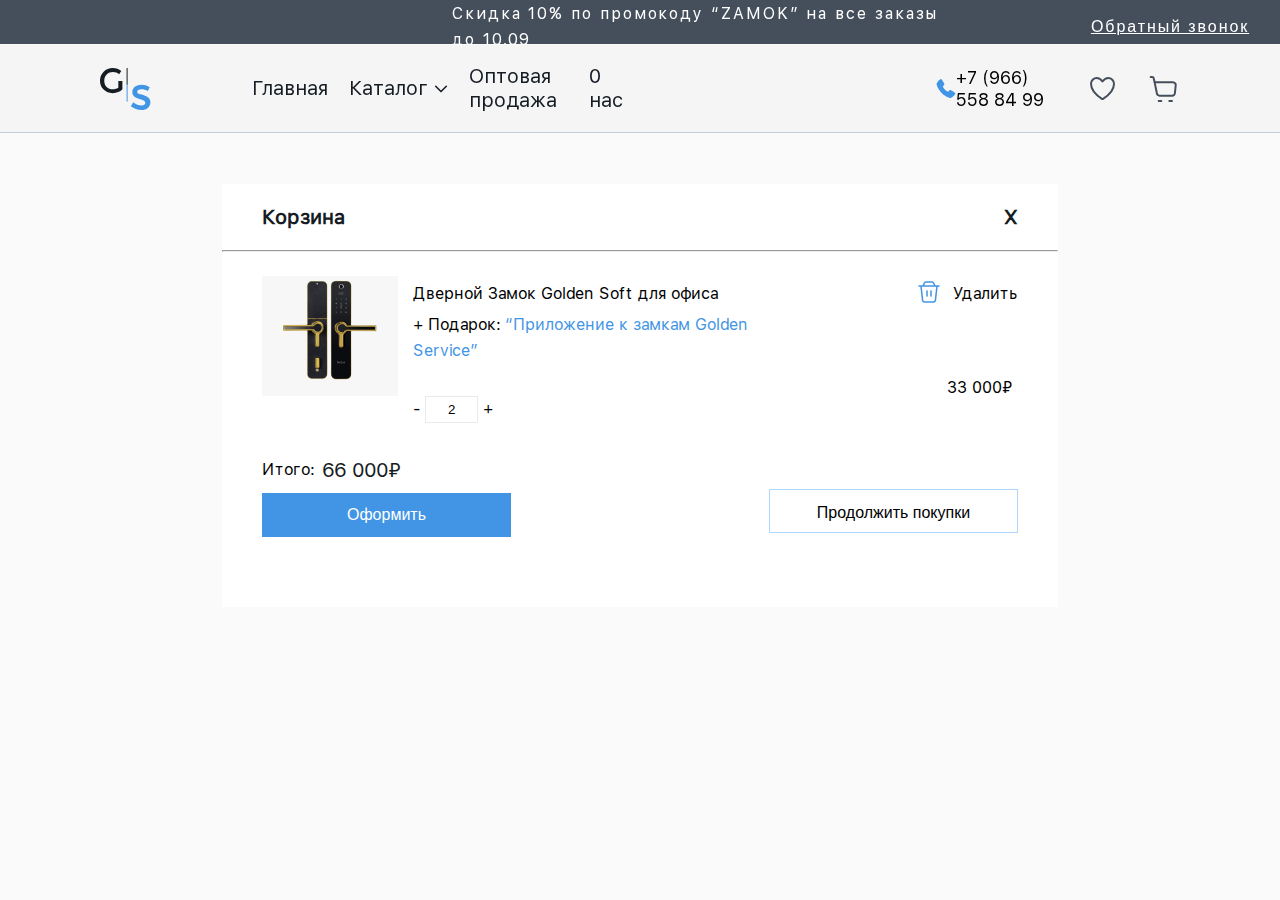
<file: page/cart.html>
<!DOCTYPE html>
<html lang="en">
  <head>
    <meta charset="UTF-8" />
    <meta name="viewport" content="width=device-width, initial-scale=1.0" />
    <link rel="stylesheet" href="../style/cart.css" />
    <title>cart</title>
  </head>
  <body>
    <div class="mainbg">
      <div class="main">
        <p>Скидка 10% по промокоду “ZAMOK” на все заказы до 10.09</p>
        <button>Обратный звонок</button>
      </div>
    </div>
    <!-- header qism -->
    <header class="header">
      <div class="container header__container">
        <img src="../img/Logo.svg" alt="logo" />
        <div class="nav-list">
          <ul>
            <li><a href="#">Главная</a></li>
            <li>
              <a class="ulmain" href="#"
                >Каталог <img src="../img/Frame.png" alt=""
              /></a>
            </li>
            <li><a href="#">Оптовая продажа</a></li>
            <li><a href="#">0 нас</a></li>
          </ul>
        </div>
        <div class="logotip">
          <h4>
            <img src="../img/phone-call 1.svg" alt="" />+7 (966) 558 84 99
          </h4>
          <img src="../img/Frame.svg" alt="logotip" />
          <img src="../img/Frame (2).svg" alt="logoti" />
        </div>
      </div>
    </header>
    <div class="space"></div>
    <div class="hero">
      <div class="container hero-container">
        <div class="karzinka">
          <h3>Корзина</h3>
          <h3>X</h3>
        </div>
        <hr />
        <div class="quti">
          <div class="image"><img src="../img/Rectangle 791.png" alt="" /></div>
          <div class="title">
            <h3>Дверной Замок Golden Soft для офиса</h3>
            <h3 class="padarok">
              + Подарок: <span>“Приложение к замкам Golden Service”</span>
            </h3>
            <h3>- <button class="btn">2</button> +</h3>
          </div>
          <div class="ochirish">
            <div class="trash">
              <img src="../img/trash.png" alt="" />
              <h3>Удалить</h3>
            </div>
            <h3 class="trash-h3">33 000₽</h3>
          </div>
        </div>
        <div class="buyurtma">
          <div class="buyurtma-title">
            <h3>Итого:</h3>
            <h2>66 000₽</h2>
          </div>
          <div class="buttons">
            <button class="btn1">Оформить заказ</button>
            <button class="btn2">Продолжить покупки</button>
          </div>
        </div>
      </div>
    </div>
  </body>
</html>
</file>
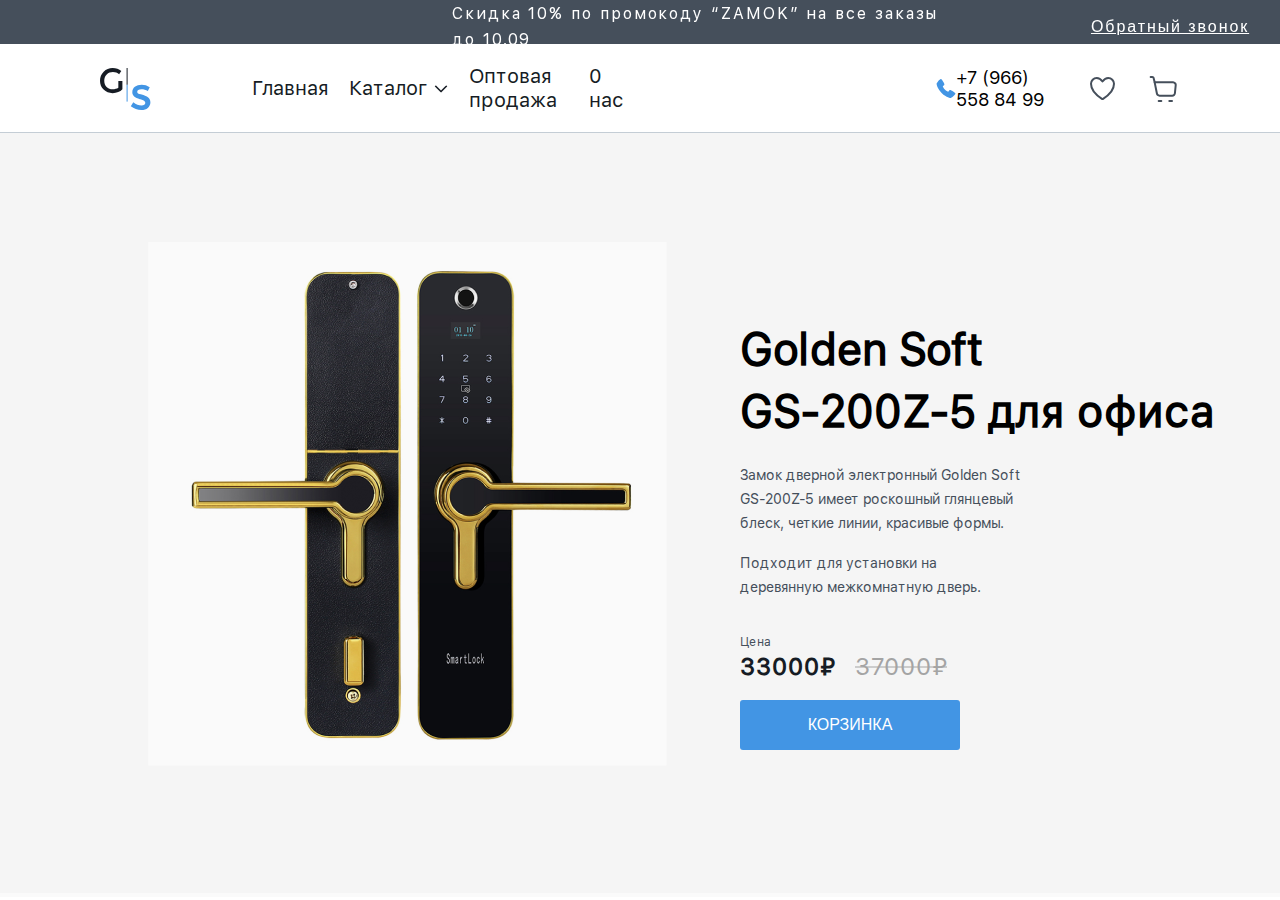
<file: page/details.html>
<!DOCTYPE html>
<html lang="en">
  <head>
    <meta charset="UTF-8" />
    <meta name="viewport" content="width=device-width, initial-scale=1.0" />
    <link rel="stylesheet" href="../style/details.css" />
    <title>detalis</title>
  </head>
  <body>
    <div class="mainbg">
      <div class="main">
        <p>Скидка 10% по промокоду “ZAMOK” на все заказы до 10.09</p>
        <button>Обратный звонок</button>
      </div>
    </div>
    <!-- header qism -->
    <header class="header">
      <div class="container header__container">
        <img src="../img/Logo.svg" alt="logo" />
        <div class="nav-list">
          <ul>
            <li><a href="#">Главная</a></li>
            <li>
              <a class="ulmain" href="#"
                >Каталог <img src="../img/Frame.png" alt=""
              /></a>
            </li>
            <li><a href="#">Оптовая продажа</a></li>
            <li><a href="#">0 нас</a></li>
          </ul>
        </div>
        <div class="logotip">
          <h4>
            <img src="../img/phone-call 1.svg" alt="" />+7 (966) 558 84 99
          </h4>
          <img src="../img/Frame.svg" alt="logotip" />
          <img src="../img/Frame (2).svg" alt="logoti" />
        </div>
      </div>
    </header>
    <div class="space"></div>
    <!-- hero qism -->
    <div class="hero">
      <div class="container hero__container">
        <div class="image">
          <img src="../img/Rectangle 6.png" alt="" />
        </div>
        <div class="title">
          <h1>Golden Soft</h1>
          <h1>GS-200Z-5 для офиса</h1>
          <p class="title-p1">
            Замок дверной электронный Golden Soft GS-200Z-5 имеет роскошный
            глянцевый блеск, четкие линии, красивые формы.
          </p>
          <p class="title-p">
            Подходит для установки на деревянную межкомнатную дверь.
          </p>
          <span>Цена</span>
          <div class="narx">
            <h2>33000₽</h2>
            <h2>37000₽</h2>
          </div>
          <button>КОРЗИНКА</button>
        </div>
      </div>
    </div>
  </body>
</html>
</file>
<file: style/cart.css>
* {
  margin: 0;
  padding: 0;
  box-sizing: border-box;
}

body {
  font-family: "SF Pro Text";
  background-color: #00000005;
}

@font-face {
  font-family: "SF Pro Text";
  src: url(fonts/FontsFree-Net-SFProText-Regular.ttf);
}

.container {
  max-width: 1440px;
  width: 100%;
  margin: 0 auto;
}

img* {
  cursor: pointer;
}

a {
  text-decoration: none;
}

button {
  cursor: pointer;
}

.mainbg {
  background-color: #454f5b;
  position: fixed;
  width: 100%;
  margin: 0 auto;
}

.main {
  height: 44px;
  padding-top: 9px;
  display: flex;
  align-items: center;
  max-width: 1440px;
  width: 100%;
  margin: 0 auto;
  color: #ffffff;
}

.main p {
  font-size: 16px;
  font-weight: 500;
  line-height: 26px;
  letter-spacing: 0.12em;
  width: 595px;
  margin-left: 452px;
}

.main button {
  font-size: 16px;
  font-weight: 500;
  line-height: 26px;
  letter-spacing: 0.12em;
  width: 256px;
  text-decoration: underline;
  background-color: #454f5b;
  color: #ffffff;
  border: none;
  margin-left: 97px;
}

.header {
  position: fixed;
  padding: 20px 100px;
  width: 100%;
  margin: 0 auto;
  box-shadow: 0px -1px 0px 0px #c4cdd5 inset;
  margin-top: 45px;
  background-color: #0e0d0d05;
}

.header__container {
  display: flex;
  justify-content: center;
  align-items: center;
}

header .nav-list ul {
  display: flex;
  justify-content: center;
  align-items: center;
  gap: 32px;
  list-style: none;
  margin-left: 101px;
}

.nav-list a {
  width: 77px;
  height: 24px;
  color: #161c24;
  font-size: 20px;
  font-weight: 400;
  line-height: 23.87px;
}

.ulmain {
  display: flex;
  align-items: center;
  justify-content: center;
  gap: 5px;
}

.logotip {
  display: flex;
  margin-left: 283px;
  align-items: center;
}

.logotip h4 {
  display: flex;
  font-size: 18px;
  font-weight: 400;
  line-height: 21.48px;
}

.logotip img {
  margin-left: 30px;
  cursor: pointer;
}

.space {
  height: 104px;
  width: 100%;
}

.hero {
  width: 836px;
  background-color: #ffffff;
  margin: 80px auto;
}

.karzinka {
  display: flex;
  align-items: center;
  justify-content: space-between;
  padding: 16px 40px;
}
.karzinka h3 {
  font-size: 20px;
  font-weight: 600;
  line-height: 34px;
  color: #161c24;
}

.quti {
  margin: 24px 40px 32px 40px;
  display: flex;
}

.quti .image img {
  margin-right: 15px;
}
.quti h3 {
  font-family: SF Pro Text;
  font-size: 16px;
  font-weight: 400;
  line-height: 26px;
  margin-top: 5px;
}
.quti span {
  color: #4295e4;
}
.padarok {
  margin-bottom: 32px;
}
.btn {
  padding: 5px 22px;
  background-color: #ffffff;
  border: 1px solid #eaeaea;
}
.ochirish {
  margin-left: 100px;
}
.trash {
  display: flex;
  justify-content: center;
  align-items: center;
  gap: 12px;
  margin-bottom: 68px;
}
.trash img {
  width: 24px;
  height: 24px;
  cursor: pointer;
}
.trash-h3 {
  margin-left: 30px;
}

.buyurtma-title {
  display: flex;
  align-items: center;
  margin: 0px 40px;
}

.buyurtma-title h3 {
  font-family: SF Pro Text;
  font-size: 16px;
  font-weight: 400;
  line-height: 26px;
  color: #000000;
}
.buyurtma-title h2 {
  font-family: SF Pro Text;
  font-size: 20px;
  font-weight: 500;
  line-height: 30px;
  color: #161c24;
  margin-left: 8px;
}
.buttons {
  display: flex;
  justify-content: space-between;
  align-items: center;
}
.buttons button {
  width: 249px;
  height: 44px;
  font-size: 16px;
  font-weight: 500;
  line-height: 26px;
  margin-bottom: 70px;
}

.btn1 {
  background-color: #4295e4;
  border: none;
  margin: 8px 40px;
  color: #ffffff;
  padding: 9px 64px 9px 64px;
}
.btn2 {
  border: 1px solid #add7ff;
  background-color: #ffffff;
  color: #000000;
  margin-right: 40px;
  padding: 10px 24px;
}
</file>
<file: style/details.css>
* {
  margin: 0;
  padding: 0;
  box-sizing: border-box;
}

body {
  font-family: "SF Pro Text";
}

@font-face {
  font-family: "SF Pro Text";
  src: url(fonts/FontsFree-Net-SFProText-Regular.ttf);
}

.container {
  max-width: 1440px;
  width: 100%;
  margin: 0 auto;
}

img* {
  cursor: pointer;
}

a {
  text-decoration: none;
}

button {
  cursor: pointer;
}

.mainbg {
  background-color: #454f5b;
  position: fixed;
  width: 100%;
  margin: 0 auto;
}

.main {
  height: 44px;
  padding-top: 9px;
  display: flex;
  align-items: center;
  max-width: 1440px;
  width: 100%;
  margin: 0 auto;
  color: #ffffff;
}

.main p {
  font-size: 16px;
  font-weight: 500;
  line-height: 26px;
  letter-spacing: 0.12em;
  width: 595px;
  margin-left: 452px;
}

.main button {
  font-size: 16px;
  font-weight: 500;
  line-height: 26px;
  letter-spacing: 0.12em;
  width: 256px;
  text-decoration: underline;
  background-color: #454f5b;
  color: #ffffff;
  border: none;
  margin-left: 97px;
}

.header {
  position: fixed;
  padding: 20px 100px;
  width: 100%;
  margin: 0 auto;
  box-shadow: 0px -1px 0px 0px #c4cdd5 inset;
  margin-top: 45px;
  background-color: #ffffff;
}

.header__container {
  display: flex;
  justify-content: center;
  align-items: center;
}

header .nav-list ul {
  display: flex;
  justify-content: center;
  align-items: center;
  gap: 32px;
  list-style: none;
  margin-left: 101px;
}

.nav-list a {
  width: 77px;
  height: 24px;
  color: #161c24;
  font-size: 20px;
  font-weight: 400;
  line-height: 23.87px;
}

.ulmain {
  display: flex;
  align-items: center;
  justify-content: center;
  gap: 5px;
}

.logotip {
  display: flex;
  margin-left: 283px;
  align-items: center;
}

.logotip h4 {
  display: flex;
  font-size: 18px;
  font-weight: 400;
  line-height: 21.48px;
}

.logotip img {
  margin-left: 30px;
  cursor: pointer;
}

.space {
  height: 104px;
  width: 100%;
}

/* hero qism */

.hero {
  width: 100%;
  background-color: #00000005;
  margin-top: 15px;
}

.hero__container {
  display: flex;
}
.title {
  margin-left: -700px;
  margin-top: 200px;
  width: 540px;
}
.title h1 {
  font-family: SF Pro Text;
  font-size: 44px;
  font-weight: 600;
  line-height: 62px;
}
.title p {
  font-family: SF Pro Text;
  font-size: 14px;
  font-weight: 400;
  line-height: 24px;
  color: #454f5b;
}
.title-p1 {
  margin-bottom: 16px;
  margin-top: 20px;
  width: 300px;
}
.title-p {
  width: 270px;
  margin-bottom: 32px;
}

.title span {
  font-family: SF Pro Text;
  font-size: 12px;
  font-weight: 400;
  line-height: 22px;
  color: #454f5b;
  margin-bottom: 5px;
}
.narx {
  display: flex;
  align-items: center;
  gap: 20px;
  margin-bottom: 18px;
}
.narx h2:first-child {
  color: #161c24;
  font-family: SF Pro Text;
  font-size: 24px;
  font-weight: 700;
  line-height: 28.64px;
}
.narx h2:last-child {
  color: #a4a4a4;
  font-family: "SF Pro Text", sans-serif;
  font-size: 24px;
  font-weight: 500;
  line-height: 28.64px;
  position: relative;
  text-align: center;
}

.narx h2:last-child::after {
  content: "";
  position: absolute;
  left: 50%;
  top: 50%;
  transform: translate(-50%, -50%);
  width: 100%;
  height: 1px;
  background: #a4a4a4;
}

.title button {
  width: 220px;
  height: 50px;
  background-color: #4295e4;
  border: none;
  border-radius: 3px;
  color: #ffffff;
  font-size: 16px;
  font-weight: 400;
  line-height: 26px;
}
</file>
